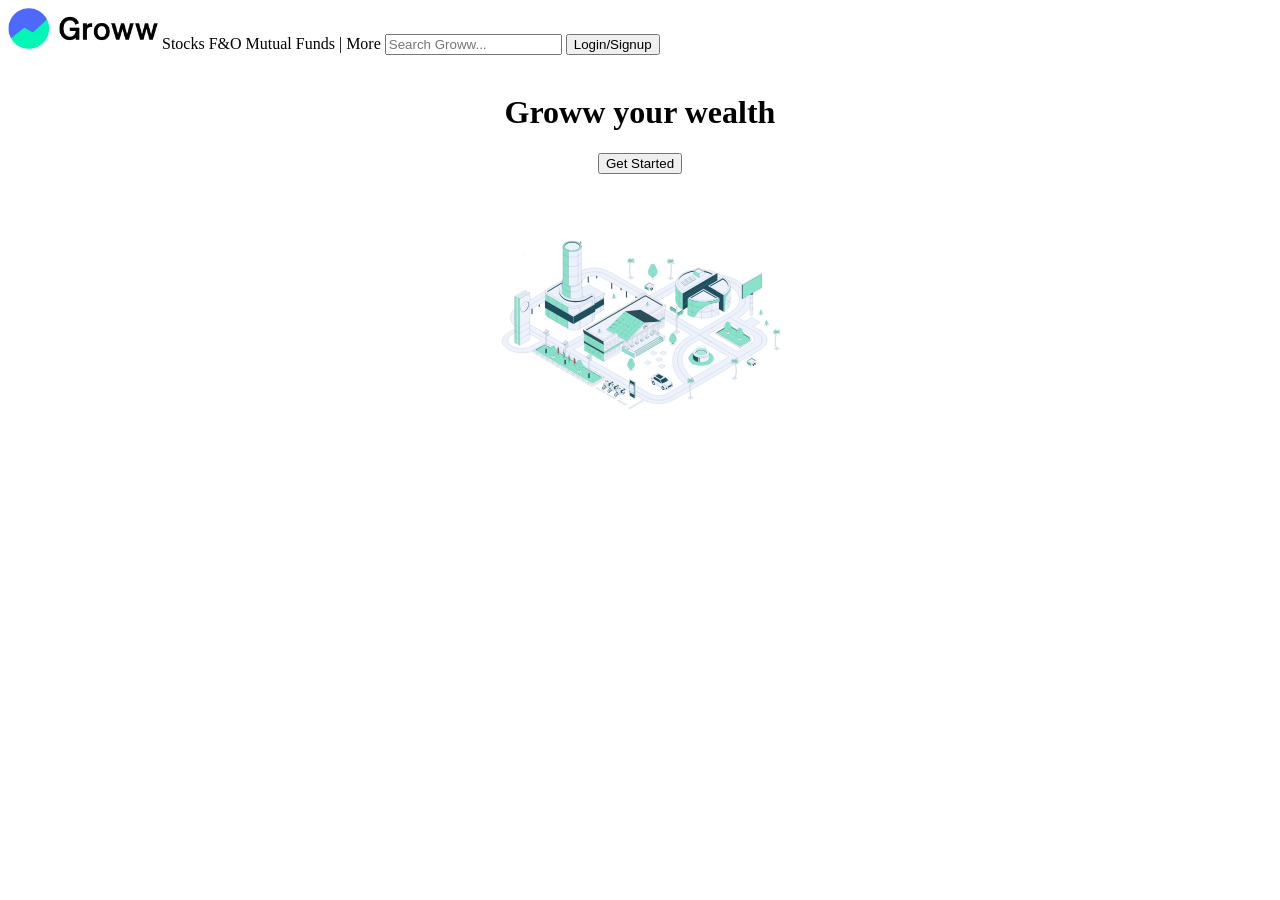
<file: index.html>
<!DOCTYPE html>
<html lang="en">
<head>
    <meta charset="UTF-8">
    <meta name="viewport" content="width=device-width, initial-scale=1.0">
    <title>Grow</title>
</head>
<body>
    <div> 
        <img src = "./groww_logo.webp" alt = "Image not found" width = "150">
        <span>Stocks</span>
        <span>F&O</span>
        <span>Mutual Funds</span>
        <span>|</span>
        <span>More</span>
        <input type = "text" placeholder="Search Groww...">
        <button> Login/Signup </button>
    </div>
    <br>
    <div>
        <center>
            <h1> Groww your wealth</h1>
        </center>
    </div>
    <div>
        <center>
            <button> Get Started </button>
        </center>
    </div>
    <br>
    <div>
        <center>
            <img src = "./cityScape.svg" alt = "images not found" width = "400">
        </center>
    </div>
</body>
</html>
</file>
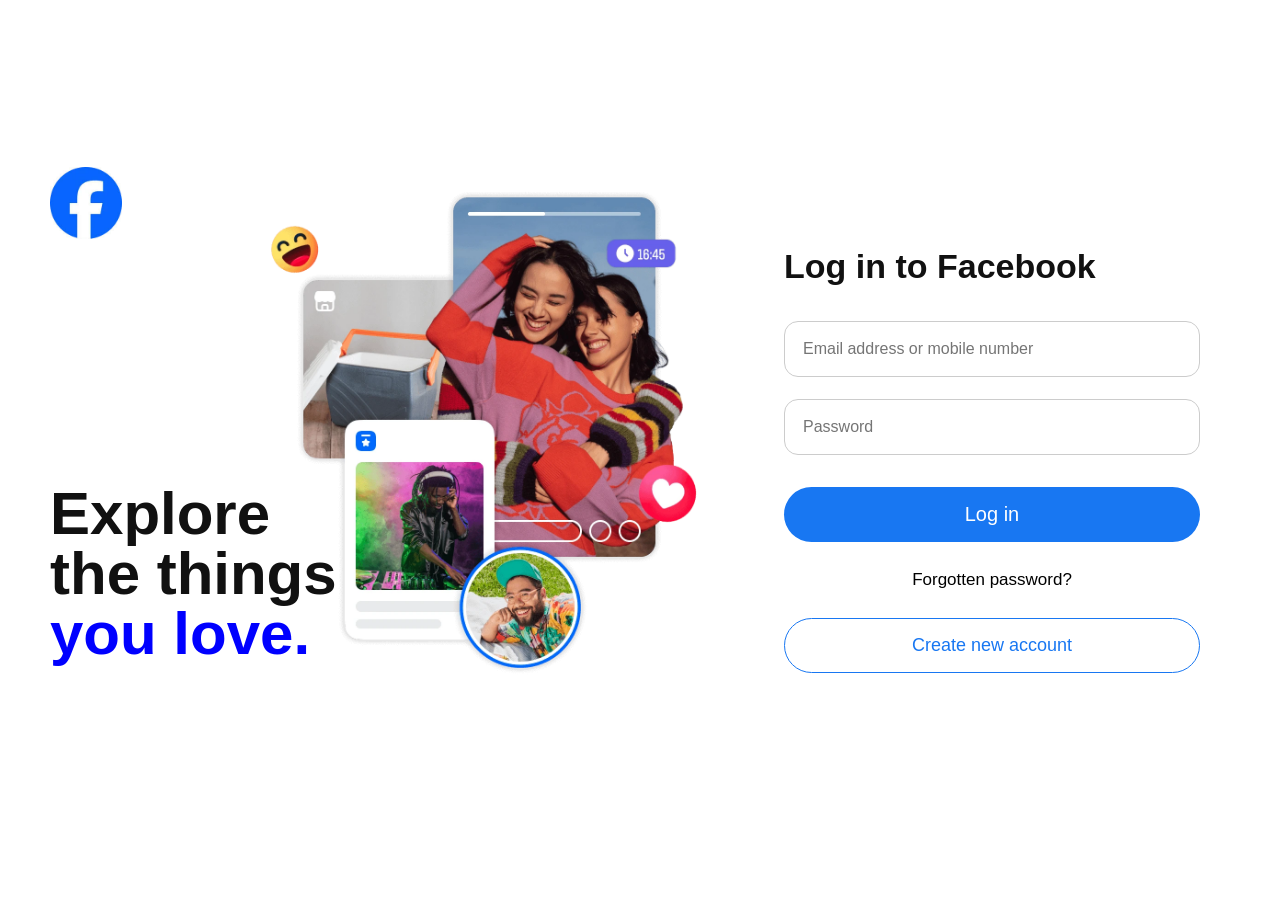
<file: facebook-login-page-clone/index.html>
<!DOCTYPE html>
<html lang="en">

<head>
    <meta charset="UTF-8">
    <meta name="viewport" content="width=device-width, initial-scale=1.0">
    <title>Facebook</title>
    <link rel="icon" type="image/jfif" href="download.jfif">
    <link rel="stylesheet" href="style.css">
</head>

<body>
    <div class="container">
        <div class="left-section">
            <div class="left-content">
                <img src="download.jfif" alt="Facebook Logo" class="logo">
                <div class="hero-section">
                    <h1>Explore the things <br><span>you love.</span></h1>
                    <img src="HpEiFYDux5j.webp" alt="Banner Image" class="banner-image">
                </div>
            </div>
        </div>

        <div class="right-section">
            <div class="login-box">
                <h2>Log in to Facebook</h2>
                <form id="loginForm">
                    <div class="input-group">
                        <input type="text" id="email" placeholder="Email address or mobile number">
                        <small id="emailError"></small>
                    </div>
                    <div class="input-group">
                        <input type="password" id="password" placeholder="Password">
                        <small id="passwordError"></small>
                    </div>

                    <button type="submit" class="login-btn">Log in</button>
                </form>

                <p class="forgot-password">Forgotten password?</p>
                <button class="create-btn">Create new account</button>
            </div>
        </div>
    </div>
    <script src="script.js"></script>
</body>
</html>
</file>
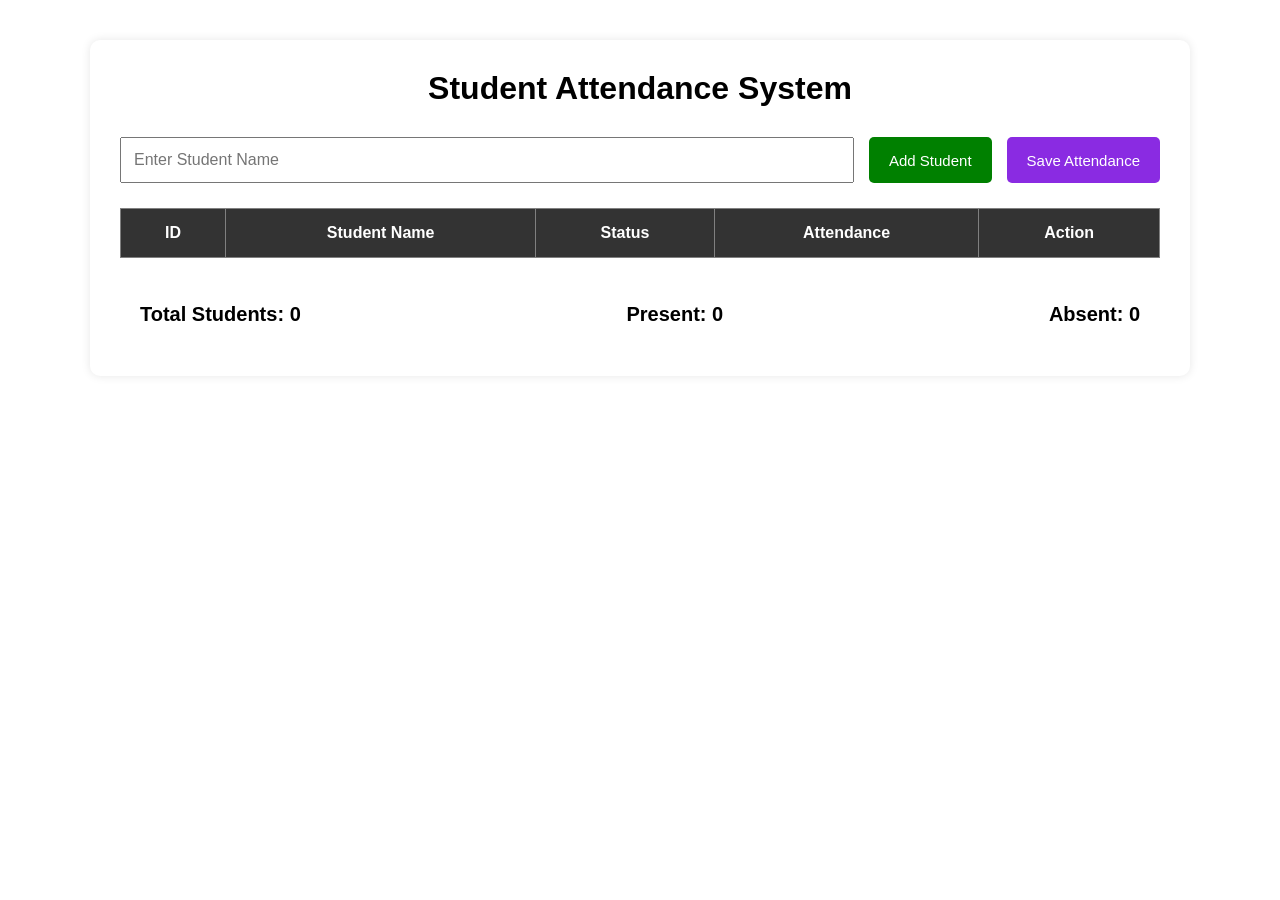
<file: student-management-system/index.html>
<!DOCTYPE html>
<html lang="en">

<head>
    <meta charset="UTF-8" />
    <meta name="viewport" content="width=device-width, initial-scale=1.0" />
    <title>Student Attendance System</title>
    <link rel="stylesheet" href="style.css" />
</head>

<body>
    <div class="container">
        <h1>Student Attendance System</h1>
        <div class="input-section">
            <input type="text" id="studentInput" placeholder="Enter Student Name" />
            <button id="addBtn">Add Student</button>
            <button id="saveBtn">Save Attendance</button>
        </div>

        <table>
            <thead>
                <tr>
                    <th>ID</th>
                    <th>Student Name</th>
                    <th>Status</th>
                    <th>Attendance</th>
                    <th>Action</th>
                </tr>
            </thead>
            <tbody id="studentTableBody"> </tbody>
        </table>

        <div class="summary">
            <div>Total Students: <span id="totalStudents">0</span></div>
            <div>Present: <span id="presentCount">0</span> </div>
            <div>Absent: <span id="absentCount">0</span> </div>
        </div>
    </div>
    <script src="script.js"></script>
</body>
</html>
</file>
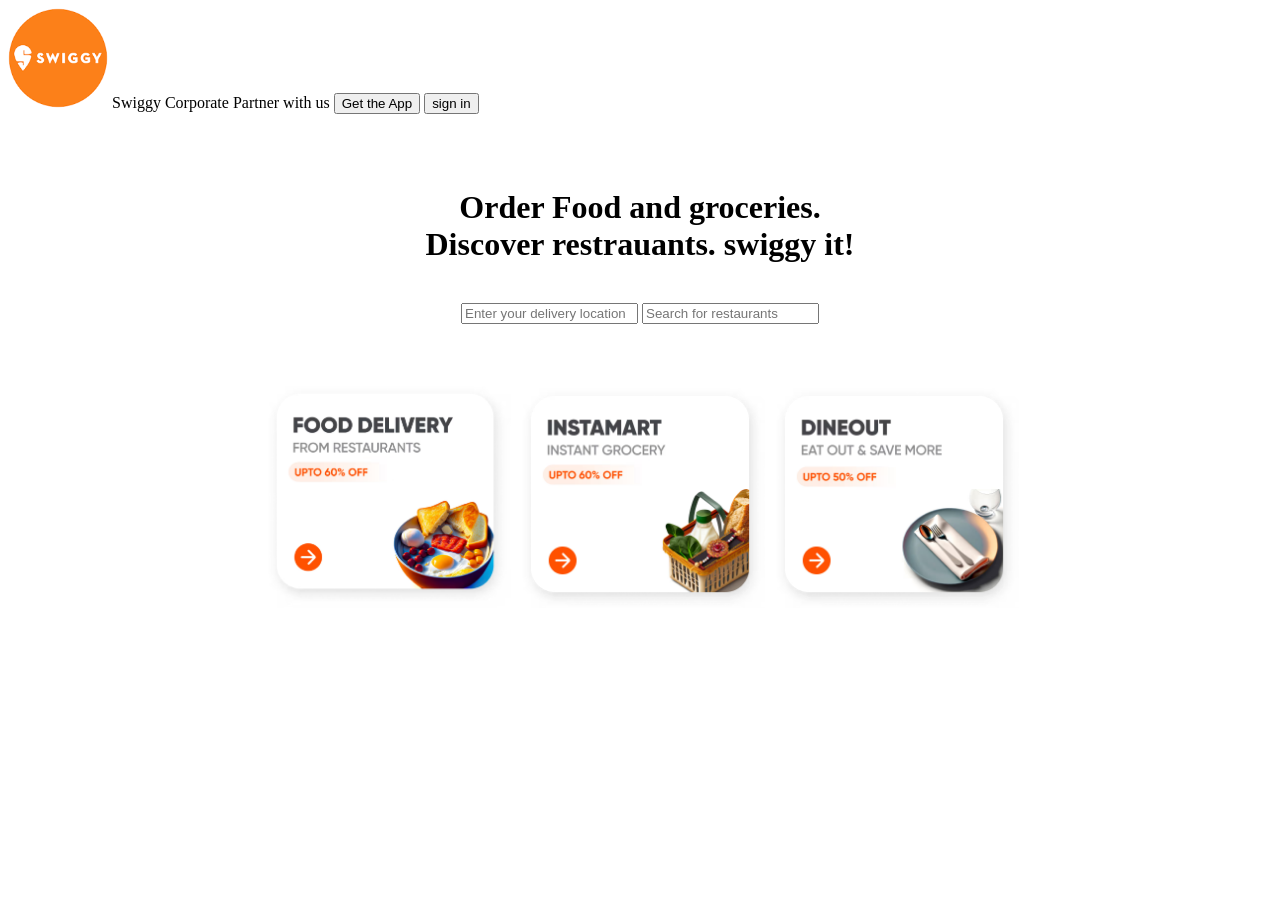
<file: imdex1.html>
<!DOCTYPE html>
<html lang="en">
<head>
    <meta charset="UTF-8">
    <meta name="viewport" content="width=device-width, initial-scale=1.0">
    <title>Swiggy</title>
</head>
<body>
    <div>
        <img src = "./download.png" alt = "Image not found" width = "100">
        <span> Swiggy Corporate</span>
        <span> Partner with us</span>
        <button> Get the App</button>
        <button> sign in</button>
    </div>
    <br><br><br>
    <div>
        <center>
            <h1> Order Food and groceries.<br>Discover restrauants. swiggy it!</br></h1>
        </center>
    </div>
    <br>
    <div>
        <center>
            <input type = "text" placeholder = "Enter your delivery location">
            <input type = "text" placeholder = "Search for restaurants">
        </center>
    </div>
    <br><br><br>
    <center>
        <span>
        <img src="./ec86a309-9b06-48e2-9adc-35753f06bc0a_Food3BU.avif" alt = "Image not found" width = "250">
        </span>
        <span>
        <img src = "./b5c57bbf-df54-4dad-95d1-62e3a7a8424d_IM3BU.avif" alt = "Image not found" width = "250">
        </span>
        <span>
        <img src="./b6d9b7ab-91c7-4f72-9bf2-fcd4ceec3537_DO3BU.avif" alt = "Image not found" width = "250">
        </span>
    </center>
</body>
</html>
</file>
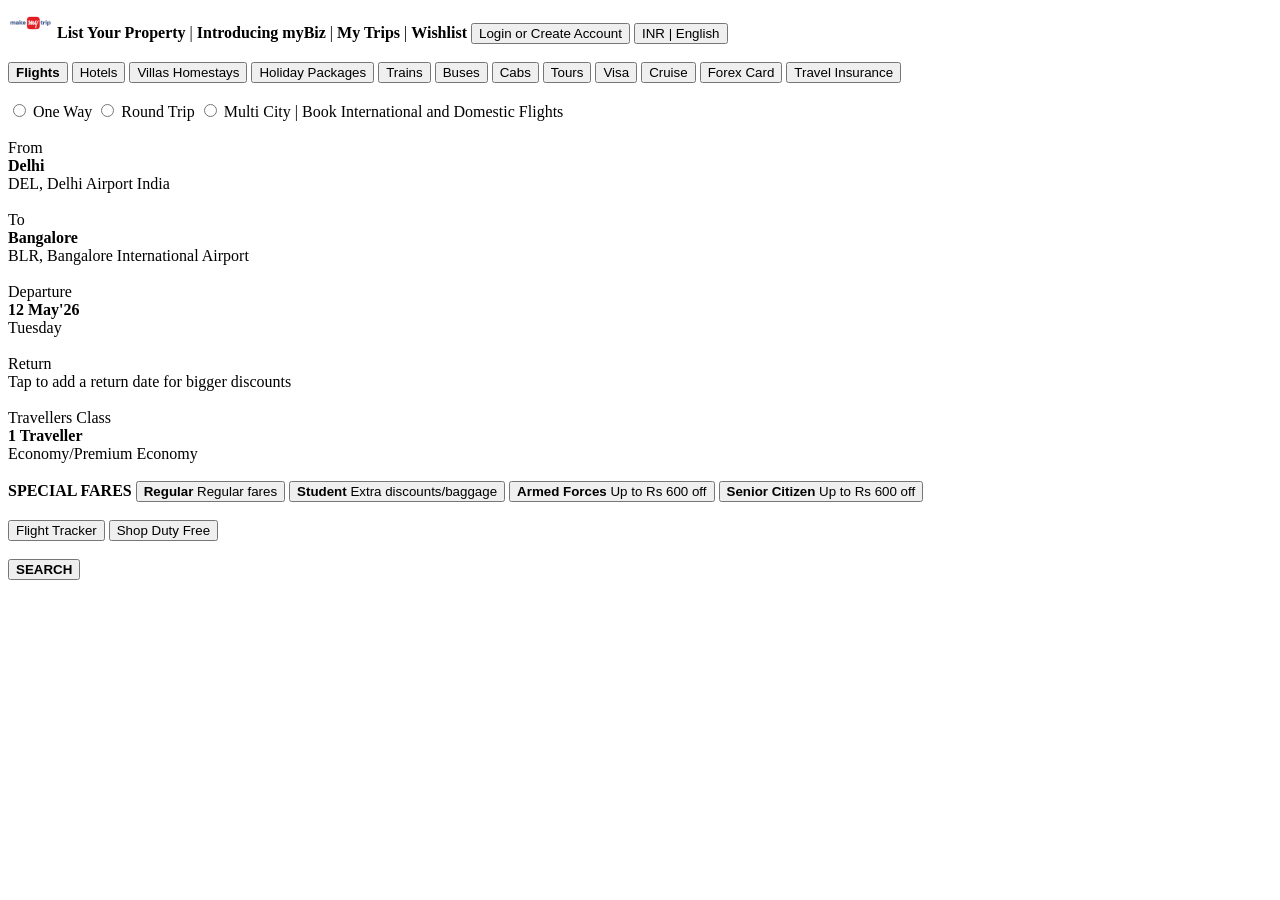
<file: index2.html>
<!DOCTYPE html>
<html lang="en">
<head>
    <meta charset="UTF-8">
    <meta name="viewport" content="width=device-width, initial-scale=1.0">
    <title>Make My Trip</title>
</head>
<body>
    <div>
        <img src="./download (1).png" alt="MakeMyTrip Logo" width="45">
        <span><b>List Your Property</b></span>
        <span> | </span>
        <span><b>Introducing myBiz</b></span>
        <span> | </span>
        <span><b>My Trips</b></span>
        <span> | </span>
        <span><b>Wishlist</b></span>
        <button>Login or Create Account</button>
        <button>INR | English</button>
    </div>

    <br>

    <div>
        <button><b>Flights</b></button>
        <button>Hotels</button>
        <button>Villas Homestays</button>
        <button>Holiday Packages</button>
        <button>Trains</button>
        <button>Buses</button>
        <button>Cabs</button>
        <button>Tours </button>
        <button>Visa</button>
        <button>Cruise</button>
        <button>Forex Card </button>
        <button>Travel Insurance</button>
    </div>

    <br>

    <div>
        <span><input type="radio" > One Way</span>
        <span><input type="radio"> Round Trip</span>
        <span><input type="radio"> Multi City</span>
        <span> | Book International and Domestic Flights</span>
    </div>

    <br>

    <div>
        <div>
            <span>From</span><br>
            <span><b>Delhi</b></span><br>
            <span>DEL, Delhi Airport India</span>
        </div>
        <br>
        <div>
            <span>To</span><br>
            <span><b>Bangalore</b></span><br>
            <span>BLR, Bangalore International Airport</span>
        </div>
        <br>
        <div>
            <span>Departure</span><br>
            <span><b>12 May'26</b></span><br>
            <span>Tuesday</span>
        </div>
        <br>
        <div>
            <span>Return</span><br>
            <span>Tap to add a return date for bigger discounts</span>
        </div>
        <br>
        <div>
            <span>Travellers Class</span><br>
            <span><b>1 Traveller</b></span><br>
            <span>Economy/Premium Economy</span>
        </div>
    </div>

    <br>

    <div>
        <span><b>SPECIAL FARES</b></span>
        <button><b>Regular</b> Regular fares</button>
        <button><b>Student</b> Extra discounts/baggage</button>
        <button><b>Armed Forces</b> Up to Rs 600 off</button>
        <button><b>Senior Citizen</b> Up to Rs 600 off</button>
    </div>

    <br>

    <div>
        <button>Flight Tracker</button>
        <button>Shop Duty Free</button>
    </div>

    <br>

    <div>
        <button><b>SEARCH</b></button>
    </div>
</body>
</html>
</file>
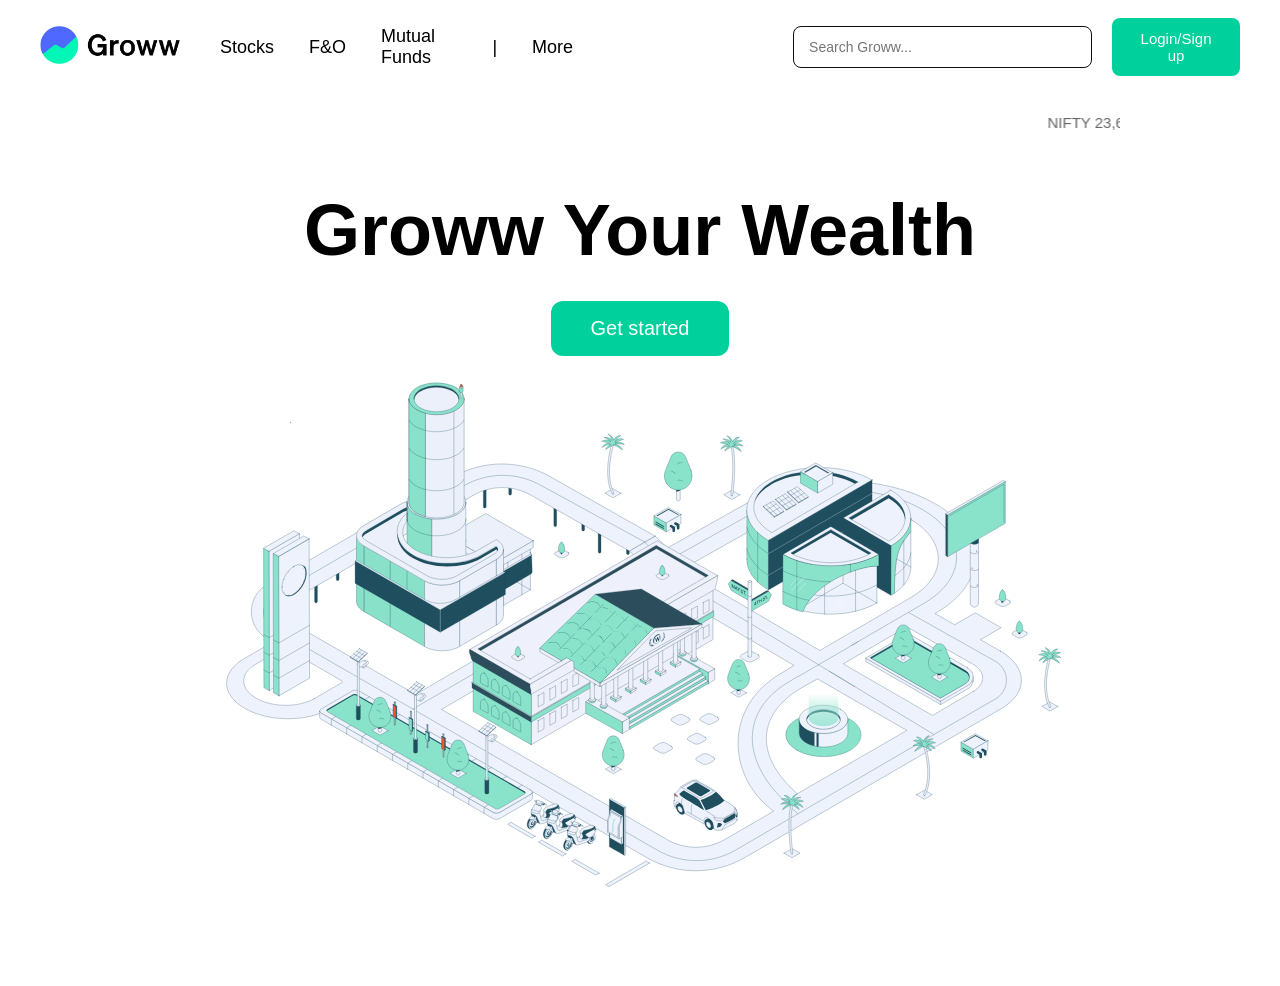
<file: grow-clone/grow.html>
<!DOCTYPE html>
<html lang="en">

<head>
    <meta charset="UTF-8">
    <meta name="viewport" content="width=device-width, initial-scale=1.0">
    <title>Groww - Online Demat, Trading and Direct Mutual Fund Investment in India</title>
    <link rel="icon" type="image/x-icon" href="https://groww.in/groww-logo-270.png">
</head>

<body style="margin:0; background-color:white; font-family:Arial, sans-serif;">
    <div style="display:flex; align-items:center; padding:18px 40px;">
        <div>
            <img src="./groww_logo.webp" width="140px">
        </div>
        <div style="display:flex; align-items:center; gap:35px; margin-left:40px; font-size:18px; color: black;">
            <div>Stocks</div>
            <div>F&O</div>
            <div>Mutual Funds</div>
            <div>|</div>
            <div>More</div>
        </div>
        <div style="margin-left:220px;">
            <input type="text" placeholder="Search Groww..." style=" width:280px; height:38px; border:1px solid rgb(20, 13, 13); border-radius:8px; padding-left:15px; font-size:14px;">
        </div>
        <div style="margin-left:20px;">
            <button style=" background-color:#00d09c; color:white; border:none; border-radius:8px; padding:12px 24px; font-size:15px; cursor:pointer;">
                Login/Sign up
            </button>
        </div>
    </div>
    <div style=" display:flex; justify-content:center; align-items:center; margin-top:10px; background-color:white; padding:10px 0px; color:#666; font-size:15px;">
        <marquee width="75%" behavior="scroll" direction="left" scrollamount="5" style="color:#666;">
            <span style="margin-right:40px;">NIFTY 23,689.60<span style="color:#00d09c;">▲ 1.18%</span></span>
            <span style="margin-right:40px;">NIFTYMIDSELECT 14,265.55<span style="color:#00d09c;">▲ 1.36%</span></span>
            <span style="margin-right:40px;">NIFTYFMCG 50,779.15<span style="color:#00d09c;">▲ 0.34%</span></span>
            <span style="margin-right:40px;">BANKNIFTY 53,556.00<span style="color:#00d09c;">▲ 0.19%</span></span>
            <span style="margin-right:40px;">NIFTYIT 27,249.70<span style="color:#00d09c;">▲ 2.39%</span></span>
            <span style="margin-right:40px;">SENSEX 74,874.37<span style="color:#00d09c;">▲ 0.36%</span></span>
        </marquee>
    </div>
    <div style="text-align:center; margin-top:40px;">
        <h1 style=" font-size:72px; color:black; font-weight:600; margin-bottom:30px;">
            Groww Your Wealth
        </h1>
        <button style=" background-color:#00d09c; color:white; border:none; border-radius:12px; padding:16px 40px; font-size:20px; cursor:pointer;">
            Get started
        </button>
    </div>
    <div style="display:flex; justify-content:center; margin-top:-120px;">
        <img src="./cityScape.svg" width="1200">
    </div>
    
</body>
</html>
</file>
<file: facebook-login-page-clone/style.css>
* {
  margin: 0;
  padding: 0;
  box-sizing: border-box;
}

body {
  font-family: Arial, sans-serif;
  background-color: white;
}

.container {
  display: flex;
  min-height: 100vh;
}

.left-section {
  width: 55%;
  display: flex;
  justify-content: center;
  align-items: center;
  padding: 40px 50px;
  border-right: 1px solid white;
}

.left-content {
  width: 100%;
  max-width: 620px;
}

.logo {
  width: 72px;
  display: block;
  margin-bottom: -95px;
}

.banner-image {
  width: 570px;
  max-width: 100%;
  display: block;
  margin-left: -230px;
  margin-bottom: 20px;
}

.hero-section {
  display: flex;
  align-items: center;
  gap: 30px;
}

.hero-section h1 {
  font-size: 60px;
  margin-top: 270px;
  line-height: 1;
  color: #111;
  min-width: 320px;
}

.hero-section span {
  color: blue;
}

.right-section {
  width: 45%;
  margin-top: 20px;
  display: flex;
  justify-content: center;
  align-items: center;
  padding: 80px;
}

.login-box {
  width: 100%;
  max-width: 430px;
}

.login-box h2 {
  font-size: 34px;
  margin-bottom: 35px;
  color: #111;
}

.input-group {
  margin-bottom: 22px;
}

.input-group input {
  width: 100%;
  padding: 18px;
  border: 1px solid #ccc;
  border-radius: 14px;
  font-size: 16px;
  outline: none;
  background-color: white;
}

.input-group input:focus {
  border-color: #1877f2;
}

small {
  color: red;
  display: block;
  margin-top: 6px;
  padding-left: 5px;
  font-size: 14px;
}

.login-btn {
  width: 100%;
  padding: 16px;
  border: none;
  border-radius: 40px;
  background-color: #1877f2;
  color: white;
  font-size: 20px;
  cursor: pointer;
  margin-top: 10px;
}

.login-btn:hover {
  background-color: #166fe5;
}

.forgot-password {
  text-align: center;
  margin: 28px 0;
  font-size: 17px;
  cursor: pointer;
}

.create-btn {
  width: 100%;
  padding: 16px;
  border: 1px solid #1877f2;
  border-radius: 40px;
  background-color: white;
  color: #1877f2;
  font-size: 18px;
  cursor: pointer;
}

.create-btn:hover {
  background-color: #f5f9ff;
}

@media (max-width: 1000px) {
  .container {
    flex-direction: column;
  }

  .left-section,
  .right-section {
    width: 100%;
  }

  .left-section {
    border-right: none;
    padding: 40px 20px;
  }

  .left-content {
    text-align: center;
  }

  .banner-image {
    width: 350px;
    margin: auto;
    margin-bottom: 25px;
  }

  .left-content h1 {
    font-size: 42px;
  }

  .right-section {
    padding: 40px 20px;
  }
}
</file>
<file: student-management-system/style.css>
* {
    margin: 0;
    padding: 0;
    box-sizing: border-box;
}

body {
    font-family: Arial, sans-serif;
    background-color: white;
    padding: 40px;
}

.container {
    max-width: 1100px;
    margin: auto;
    background-color: white;
    padding: 30px;
    border-radius: 10px;
    box-shadow: 0 0 10px rgba(0, 0, 0, 0.1);
}

h1 {
    text-align: center;
    margin-bottom: 30px;
}

.input-section {
    display: flex;
    gap: 15px;
    margin-bottom: 25px;
}

.input-section input {
    flex: 1;
    padding: 12px;
    font-size: 16px;
}

.input-section button {
    padding: 12px 20px;
    border: none;
    color: white;
    font-size: 15px;
    cursor: pointer;
    border-radius: 5px;
}

#addBtn {
    background-color: green;
}

#saveBtn {
    background-color: blueviolet;
}

table {
    width: 100%;
    border-collapse: collapse;
}

table th, table td {
    border: 1px solid grey;
    padding: 15px;
    text-align: center;
}

table th {
    background-color: #333;
    color: white;
}

.present {
    color: green;
    font-weight: bold;
}

.absent {
    color: red;
    font-weight: bold;
}

.toggle-btn {
    padding: 10px 15px;
    border: none;
    cursor: pointer;
    border-radius: 5px;
}

.delete-btn {
    background-color: rgb(243, 50, 89);
    color: white;
    padding: 10px 15px;
    border: none;
    cursor: pointer;
    border-radius: 5px;
}

.summary {
    margin-top: 25px;
    display: flex;
    justify-content: space-between;
    background-color: white;
    padding: 20px;
    font-size: 20px;
    font-weight: bold;
}
</file>
